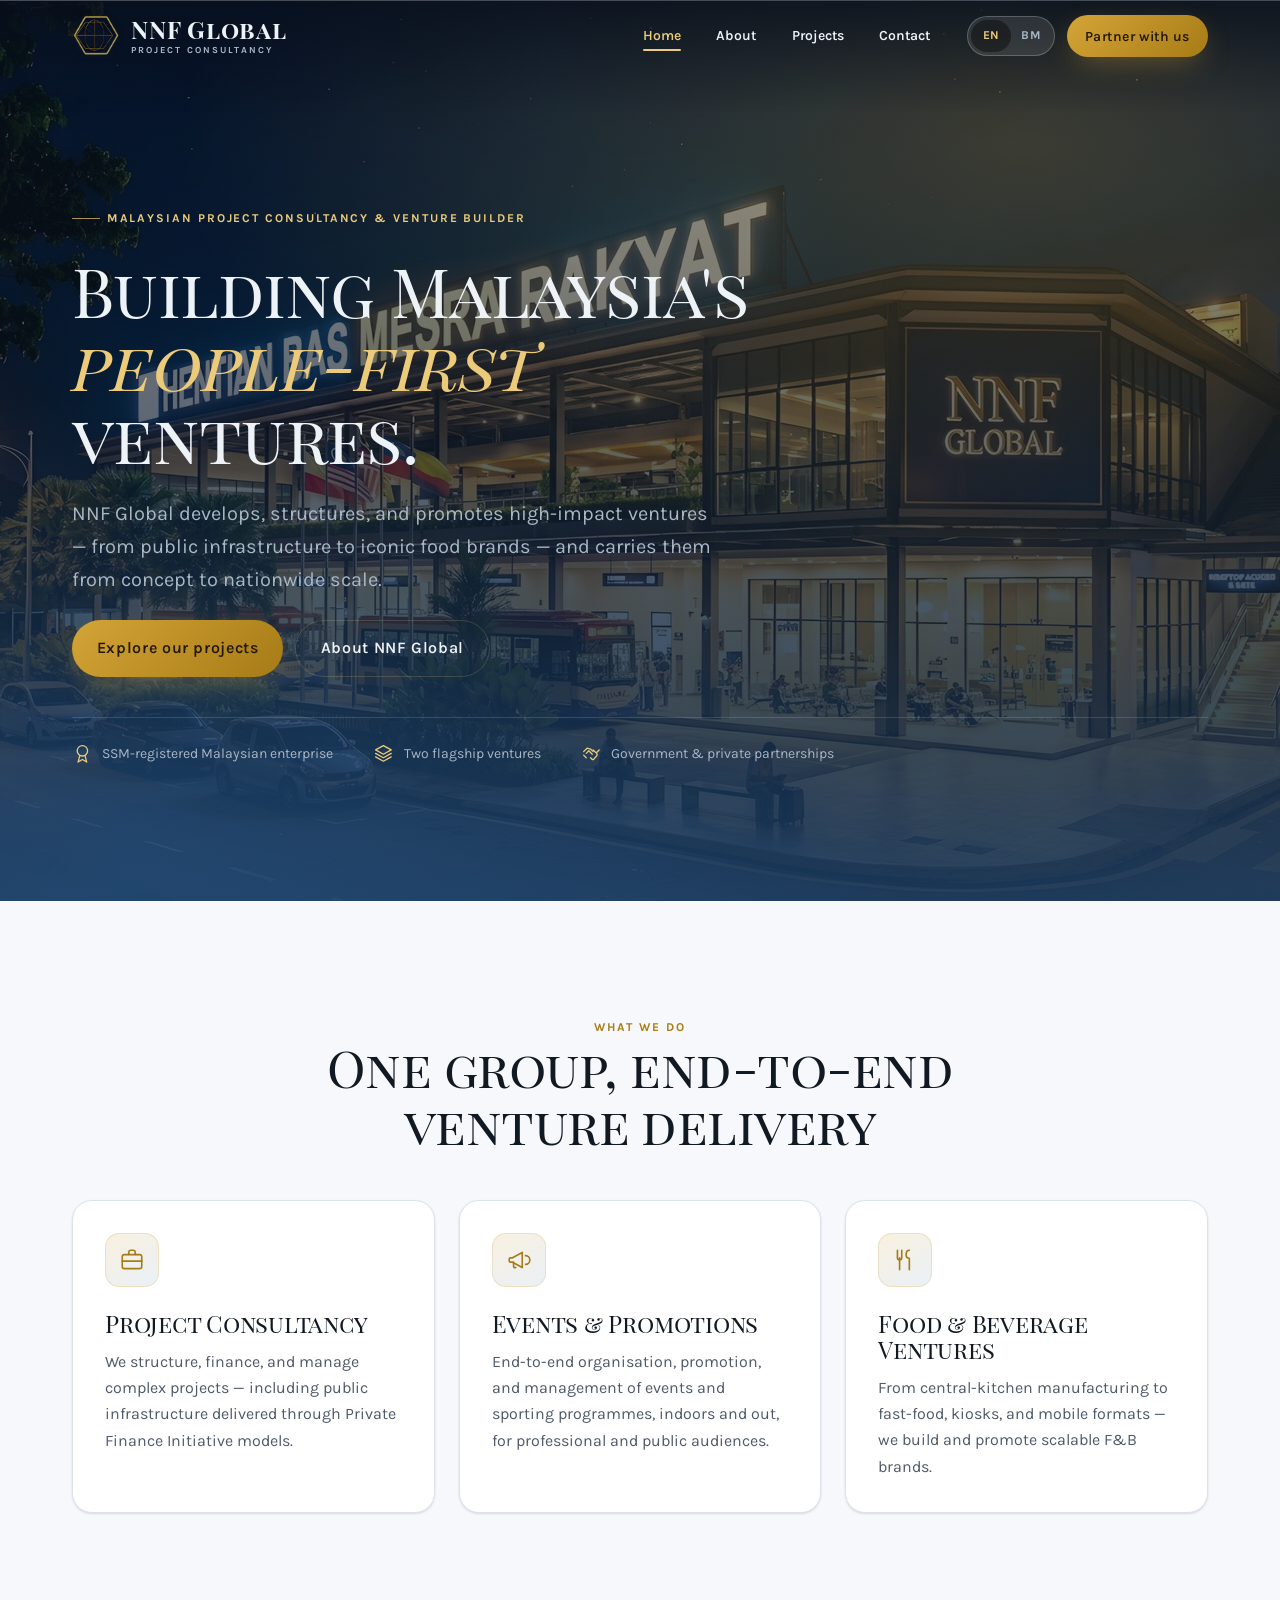
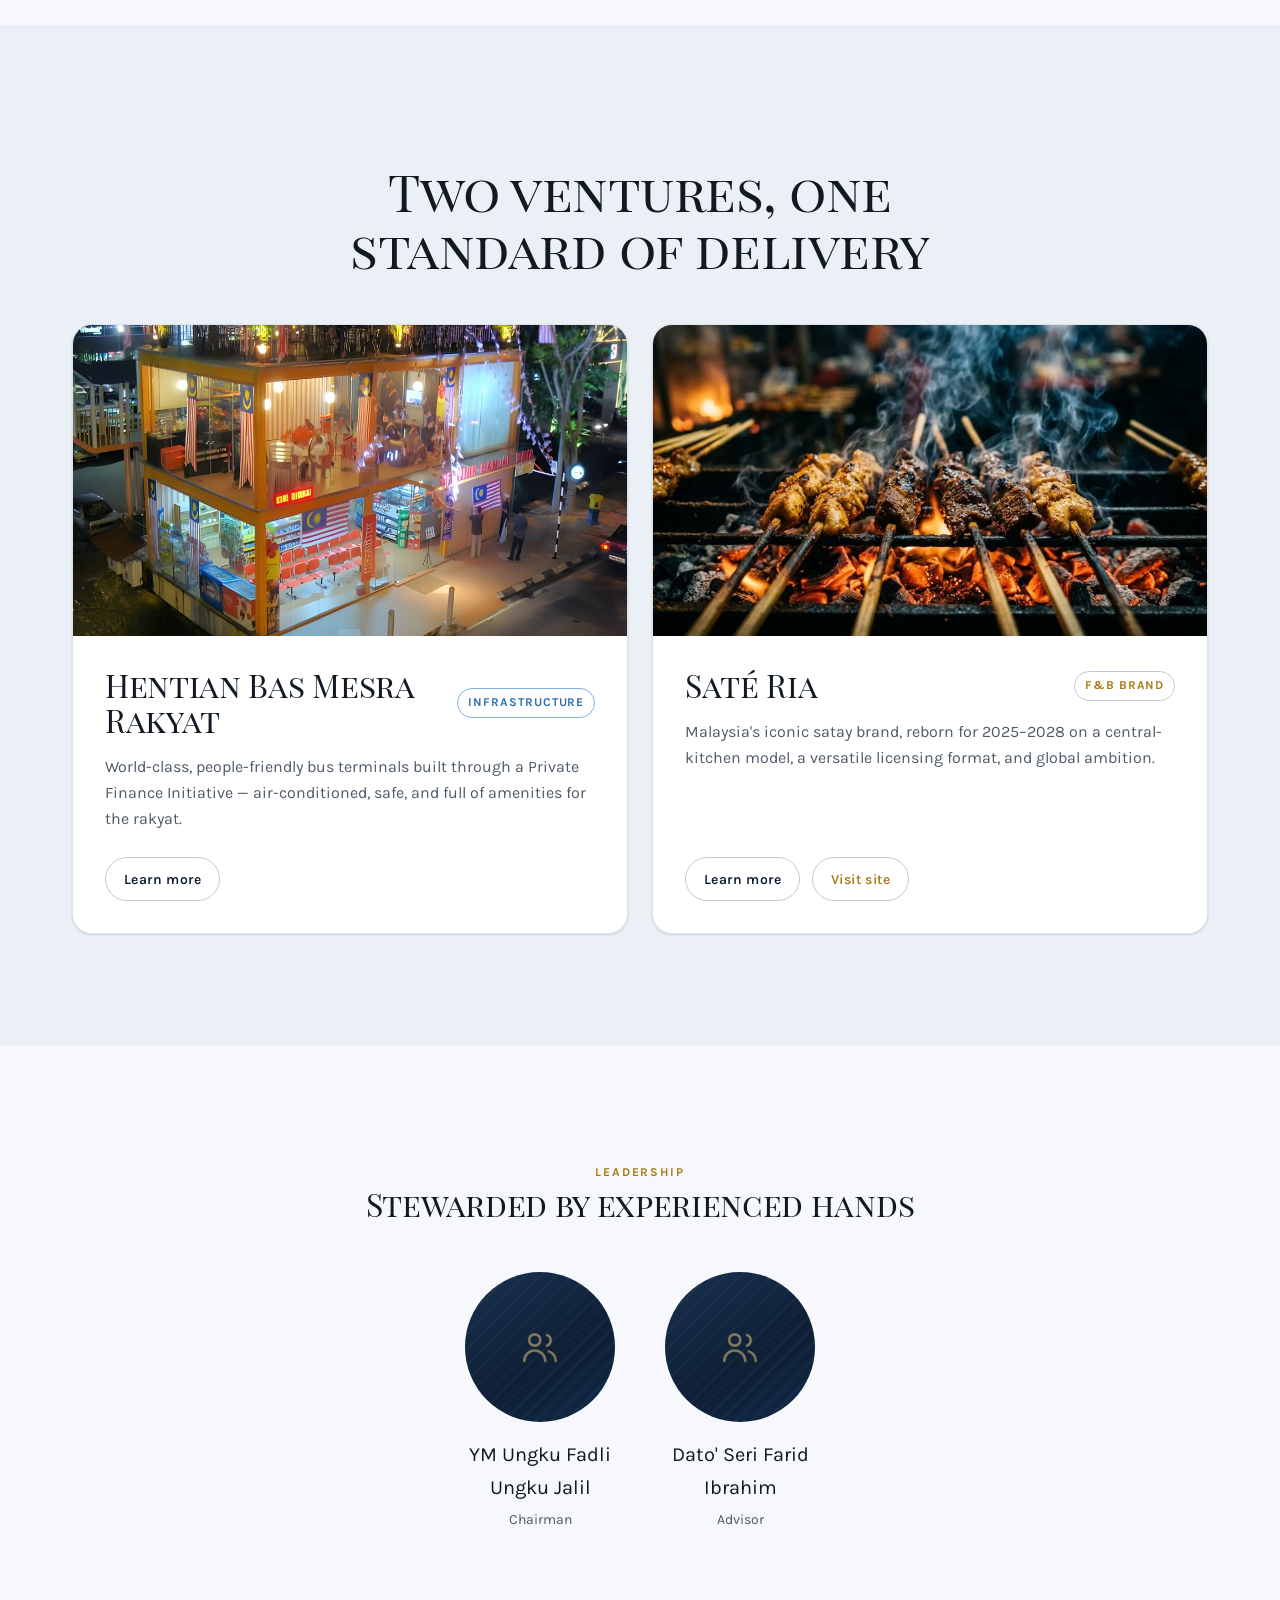
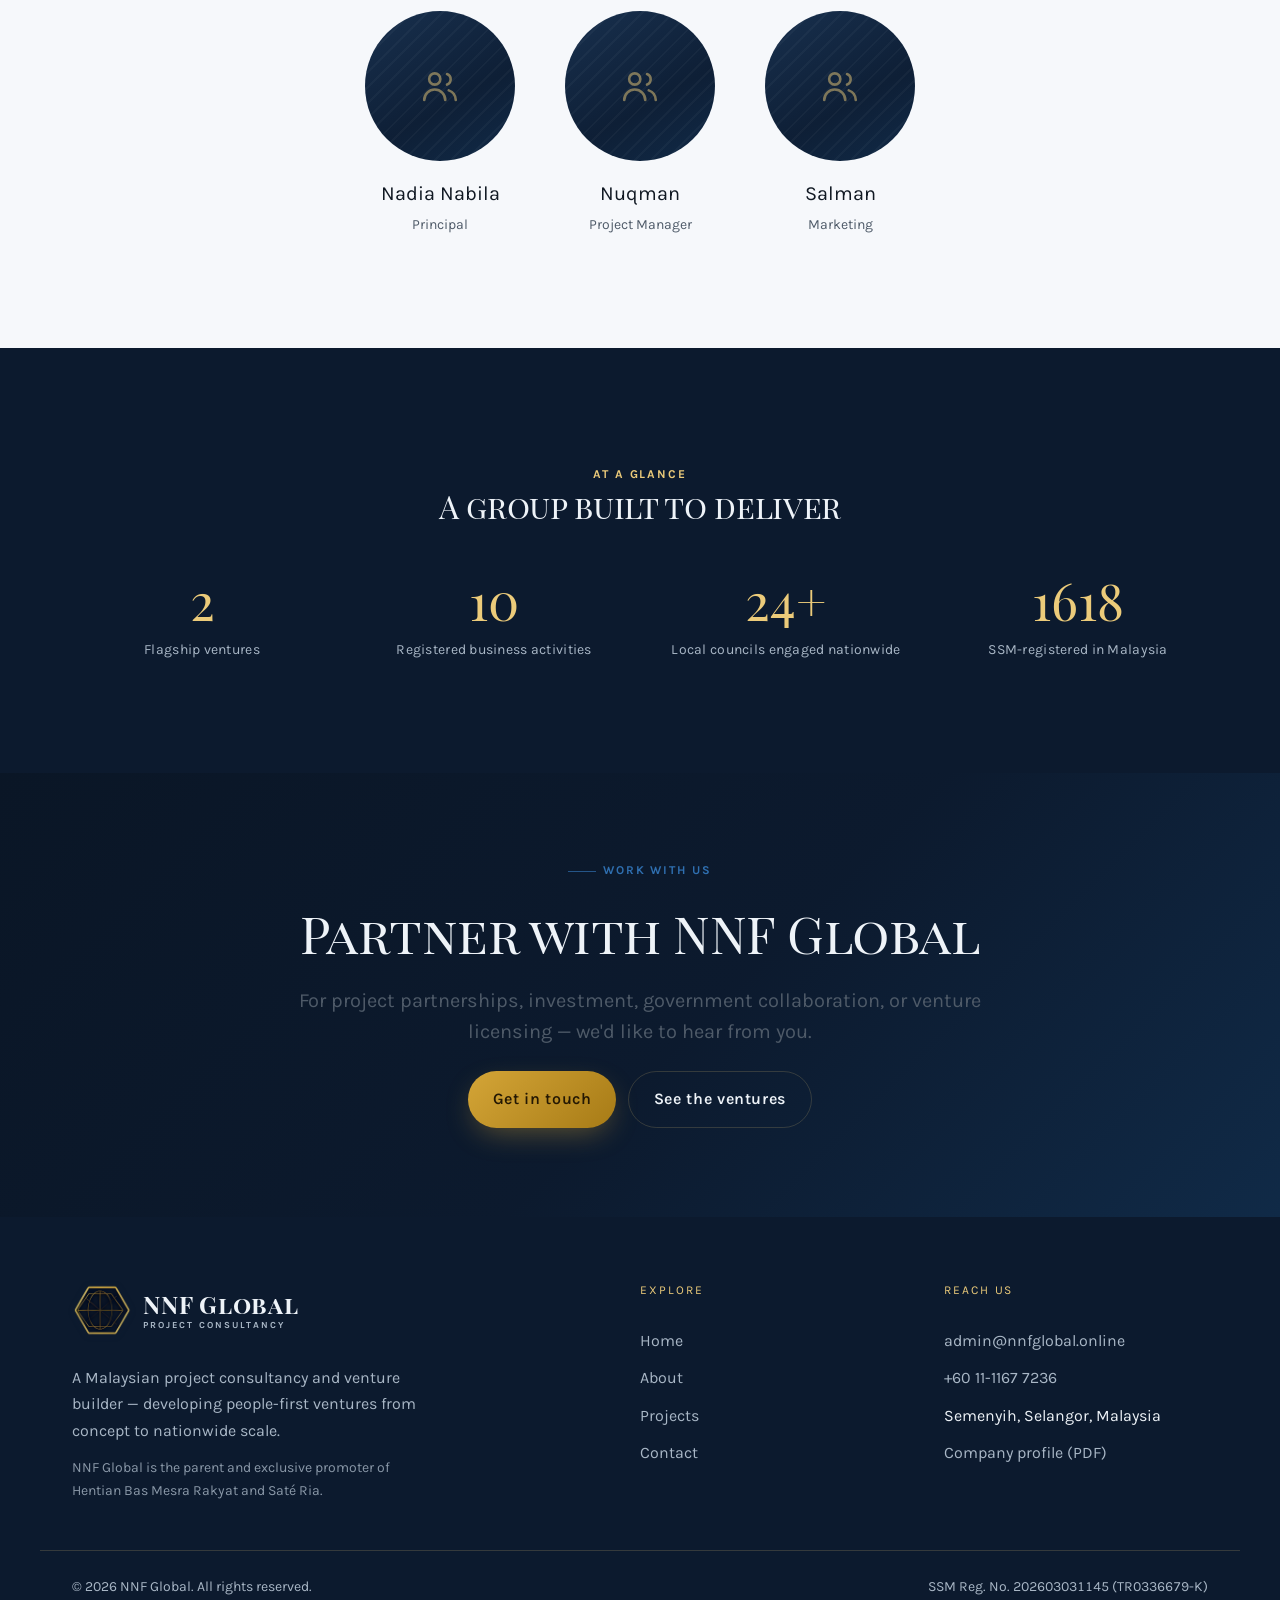
<file: index.html>
<!DOCTYPE html>
<html lang="en">
<head>
  <meta charset="UTF-8" />
  <meta name="viewport" content="width=device-width, initial-scale=1" />
  <title>NNF Global — Malaysian Project Consultancy &amp; Venture Builder</title>
  <meta name="description" content="NNF Global is a Malaysian project consultancy and venture builder — parent and promoter of Hentian Bas Mesra Rakyat and Saté Ria." />
  <meta name="theme-color" content="#0C1A2E" />

  <!-- Favicon -->
  <link rel="icon" href="assets/favicon.ico" sizes="any" />
  <link rel="icon" type="image/png" href="assets/images/favicon-32.png" sizes="32x32" />
  <link rel="apple-touch-icon" href="assets/images/apple-touch-icon.png" />

  <!-- Open Graph -->
  <meta property="og:title" content="NNF Global — Malaysian Project Consultancy & Venture Builder" />
  <meta property="og:description" content="Parent and promoter of Hentian Bas Mesra Rakyat and Saté Ria. Building Malaysia's people-first ventures." />
  <meta property="og:type" content="website" />
  <meta property="og:image" content="assets/images/og-cover.jpg" />

  <!-- Fonts -->
  <link rel="preconnect" href="https://fonts.googleapis.com" />
  <link rel="preconnect" href="https://fonts.gstatic.com" crossorigin />
  <link rel="stylesheet"
        href="https://fonts.googleapis.com/css2?family=Karla:wght@300;400;500;600;700&family=Playfair+Display+SC:wght@400;700&display=swap" />

  <!-- Styles -->
  <link rel="stylesheet" href="assets/css/tokens.css" />
  <link rel="stylesheet" href="assets/css/main.css" />
</head>
<body>
  <a class="skip-link" href="#main" data-i18n="a11y.skip">Skip to content</a>

  <!-- ===== Header ===== -->
  <header class="site-header" id="site-header">
    <div class="container site-header__inner">
      <a class="brand" href="#/" aria-label="NNF Global home">
        <img class="brand__emblem" src="assets/images/logo-transparent.png" alt="" width="46" height="46" />
        <span class="brand__word">NNF Global<small data-i18n="brand.tag">Project Consultancy</small></span>
      </a>

      <nav class="nav" id="primary-nav" aria-label="Primary">
        <a class="nav__link" href="#/" data-route="/" data-i18n="nav.home">Home</a>
        <a class="nav__link" href="#/about" data-route="/about" data-i18n="nav.about">About</a>
        <a class="nav__link" href="#/projects" data-route="/projects" data-i18n="nav.projects">Projects</a>
        <a class="nav__link" href="#/contact" data-route="/contact" data-i18n="nav.contact">Contact</a>
      </nav>

      <div class="header-actions">
        <div class="lang-toggle" role="group" aria-label="Language">
          <button class="lang-toggle__btn" data-lang="en" type="button">EN</button>
          <button class="lang-toggle__btn" data-lang="ms" type="button">BM</button>
        </div>
        <a class="btn btn--gold btn--sm header-cta" href="#/contact" data-i18n="nav.cta">Partner with us</a>
        <button class="nav-toggle" id="nav-toggle" type="button"
                aria-expanded="false" aria-controls="primary-nav" data-i18n-attr="aria-label:a11y.menu" aria-label="Toggle menu">
          <span></span><span></span><span></span>
        </button>
      </div>
    </div>
  </header>

  <!-- ===== Routed content ===== -->
  <main id="main" class="app" tabindex="-1" aria-live="polite"></main>

  <!-- ===== Footer ===== -->
  <footer class="site-footer">
    <div class="container site-footer__inner">
      <div class="site-footer__brand">
        <a class="brand" href="#/" aria-label="NNF Global home">
          <img class="brand__emblem brand__emblem--lg" src="assets/images/logo-transparent.png" alt="" width="56" height="56" />
          <span class="brand__word">NNF Global<small data-i18n="brand.tag">Project Consultancy</small></span>
        </a>
        <p class="site-footer__tag" data-i18n="footer.tagline">A Malaysian project consultancy and venture builder — developing people-first ventures from concept to nationwide scale.</p>
        <p class="site-footer__owner" data-i18n="footer.owner">NNF Global is the parent and exclusive promoter of Hentian Bas Mesra Rakyat and Saté Ria.</p>
      </div>

      <nav class="site-footer__nav" aria-label="Footer">
        <span class="site-footer__heading" data-i18n="footer.explore">Explore</span>
        <a href="#/" data-i18n="nav.home">Home</a>
        <a href="#/about" data-i18n="nav.about">About</a>
        <a href="#/projects" data-i18n="nav.projects">Projects</a>
        <a href="#/contact" data-i18n="nav.contact">Contact</a>
      </nav>

      <div class="site-footer__contact">
        <span class="site-footer__heading" data-i18n="footer.reach">Reach us</span>
        <a href="mailto:admin@nnfglobal.online">admin@nnfglobal.online</a>
        <a href="tel:+601111677236">+60 11-1167 7236</a>
        <span data-i18n="footer.location">Semenyih, Selangor, Malaysia</span>
        <a href="assets/NNF-Global-Company-Profile.pdf" download data-i18n="footer.profile">Company profile (PDF)</a>
      </div>
    </div>
    <div class="container site-footer__base">
      <span data-i18n="footer.rights">© 2026 NNF Global. All rights reserved.</span>
      <span class="site-footer__reg" data-i18n="footer.reg">SSM Reg. No. 202603031145 (TR0336679-K)</span>
    </div>
  </footer>

  <!-- Inline SVG sprite (icons) -->
  <div hidden id="svg-sprite-host"></div>

  <!-- Scripts -->
  <script src="assets/js/i18n.js" defer></script>
  <script src="assets/js/router.js" defer></script>
  <script src="assets/js/app.js" defer></script>
</body>
</html>
</file>
<file: assets/css/tokens.css>
/* ==========================================================================
   NNF Global — Design Tokens
   Corporate parent identity: midnight navy + charcoal with a gold accent.
   Per-venture accent tints: Saté Ria (gold-amber), Hentian Bas (steel-blue).
   ========================================================================== */

:root {
  /* ---- Color: brand (navy/charcoal ink) ---- */
  --color-ink:            #0C1A2E; /* midnight navy / primary surface   */
  --color-ink-2:          #142A45; /* raised navy                       */
  --color-ink-3:          #2A3F58; /* secondary                         */
  --color-on-primary:     #FFFFFF;

  --color-gold:           #D4A537; /* signature accent (bright on navy) */
  --color-gold-deep:      #A77B16; /* CTA on light                      */
  --color-gold-hover:     #835F0E;
  --color-gold-soft:      #ECCB7A; /* highlights, hairlines on dark     */

  /* venture + emphasis accents (replaces SateRia's flame/ember) */
  --color-flame:          #2F6FB0; /* steel-blue emphasis (Hentian Bas) */
  --color-ember:          #3E84CC;
  --color-steel:          #2F6FB0;
  --color-steel-soft:     #7FB0DD;
  --color-amber:          #D4A537; /* Saté Ria tint                     */

  /* ---- Color: neutrals (cool corporate) ---- */
  --color-bg:             #F6F8FB; /* cool off-white                    */
  --color-bg-2:           #EBF0F6; /* cool panel                        */
  --color-fg:             #111923; /* near-black cool text on light     */
  --color-fg-muted:       #4E5A68;
  --color-border:         #DBE2EC;
  --color-border-strong:  #BFC9D6;

  /* text on dark */
  --color-fg-on-dark:     #EEF3F8;
  --color-fg-on-dark-mut: #A9B7C6;
  --color-border-on-dark: rgba(236, 203, 122, 0.18);

  /* ---- Semantic ---- */
  --color-surface:        var(--color-bg);
  --color-surface-raised: #FFFFFF;
  --color-text:           var(--color-fg);
  --color-text-muted:     var(--color-fg-muted);
  --color-accent:         var(--color-gold-deep);
  --color-ring:           var(--color-gold);

  /* ---- Typography ---- */
  --font-display: "Playfair Display SC", Georgia, "Times New Roman", serif;
  --font-body:    "Karla", -apple-system, BlinkMacSystemFont, "Segoe UI", sans-serif;

  --fs-12: 0.75rem;
  --fs-14: 0.875rem;
  --fs-16: 1rem;
  --fs-18: 1.125rem;
  --fs-20: 1.25rem;
  --fs-24: 1.5rem;
  --fs-32: 2rem;
  --fs-40: clamp(2rem, 1.4rem + 2.6vw, 2.75rem);
  --fs-48: clamp(2.25rem, 1.5rem + 3.4vw, 3.25rem);
  --fs-64: clamp(2.5rem, 1.5rem + 4.6vw, 4.25rem);

  --lh-tight: 1.08;
  --lh-snug:  1.25;
  --lh-body:  1.65;

  --tracking-wide: 0.16em;  /* eyebrows / labels */
  --tracking-mid:  0.04em;

  /* ---- Spacing (4 / 8 rhythm) ---- */
  --space-1:  0.25rem;
  --space-2:  0.5rem;
  --space-3:  0.75rem;
  --space-4:  1rem;
  --space-6:  1.5rem;
  --space-8:  2rem;
  --space-10: 2.5rem;
  --space-12: 3rem;
  --space-16: 4rem;
  --space-20: 5rem;
  --space-28: 7rem;

  /* ---- Layout ---- */
  --header-h:     72px;
  --container:    1200px;
  --container-nar: 820px;
  --gutter:       clamp(1rem, 0.4rem + 2.6vw, 2rem);
  --radius-sm:    6px;
  --radius:       12px;
  --radius-lg:    20px;
  --radius-pill:  999px;

  /* ---- Elevation ---- */
  --shadow-sm:  0 1px 2px rgba(12, 26, 46, 0.06), 0 1px 3px rgba(12, 26, 46, 0.08);
  --shadow:     0 6px 16px rgba(12, 26, 46, 0.10), 0 2px 4px rgba(12, 26, 46, 0.06);
  --shadow-lg:  0 24px 48px -12px rgba(12, 26, 46, 0.32);
  --shadow-gold: 0 10px 30px -8px rgba(212, 165, 55, 0.45);

  /* ---- Motion ---- */
  --ease-out: cubic-bezier(0.16, 1, 0.3, 1);
  --ease-in:  cubic-bezier(0.7, 0, 0.84, 0);
  --dur-fast: 160ms;
  --dur:      240ms;
  --dur-slow: 400ms;

  /* ---- Z-index scale ---- */
  --z-base:    0;
  --z-raised:  10;
  --z-sticky:  40;
  --z-overlay: 100;
  --z-modal:   1000;
}
</file>
<file: assets/css/main.css>
/* ==========================================================================
   NNF Global — Main stylesheet
   ========================================================================== */

/* ---------- Reset ---------- */
*, *::before, *::after { box-sizing: border-box; }
* { margin: 0; }
html { -webkit-text-size-adjust: 100%; scroll-behavior: smooth; }

body {
  font-family: var(--font-body);
  font-size: var(--fs-16);
  line-height: var(--lh-body);
  color: var(--color-text);
  background: var(--color-bg);
  -webkit-font-smoothing: antialiased;
  text-rendering: optimizeLegibility;
  min-height: 100dvh;
  overflow-x: hidden;
}

img, svg, video { display: block; max-width: 100%; }
a { color: inherit; text-decoration: none; }
button { font: inherit; color: inherit; cursor: pointer; background: none; border: none; }
ul { list-style: none; padding: 0; }
:focus-visible { outline: 2px solid var(--color-ring); outline-offset: 3px; border-radius: 4px; }

/* subtle grain overlay for depth */
body::before {
  content: "";
  position: fixed; inset: 0;
  pointer-events: none; z-index: 1;
  opacity: 0.5;
  background-image: url("data:image/svg+xml,%3Csvg xmlns='http://www.w3.org/2000/svg' width='180' height='180'%3E%3Cfilter id='n'%3E%3CfeTurbulence type='fractalNoise' baseFrequency='0.85' numOctaves='2' stitchTiles='stitch'/%3E%3CfeColorMatrix type='saturate' values='0'/%3E%3C/filter%3E%3Crect width='100%25' height='100%25' filter='url(%23n)' opacity='0.03'/%3E%3C/svg%3E");
  mix-blend-mode: multiply;
}

/* ---------- Layout primitives ---------- */
.container { width: 100%; max-width: var(--container); margin-inline: auto; padding-inline: var(--gutter); }
.container--narrow { max-width: var(--container-nar); }

.section { position: relative; padding-block: clamp(3.5rem, 2rem + 7vw, 7rem); z-index: 2; }
.section--tight { padding-block: clamp(2.5rem, 1.5rem + 4vw, 4.5rem); }
.section--dark { background: var(--color-ink); color: var(--color-fg-on-dark); }
.section--panel { background: var(--color-bg-2); }

.eyebrow {
  display: inline-flex; align-items: center; gap: 0.55em;
  font-size: var(--fs-12); font-weight: 700;
  letter-spacing: var(--tracking-wide); text-transform: uppercase;
  color: var(--color-gold-deep);
}
.eyebrow::before { content: ""; width: 1.75rem; height: 1px; background: currentColor; opacity: 0.7; }
.eyebrow--steel { color: var(--color-steel); }
.section--dark .eyebrow { color: var(--color-gold-soft); }

.section-head { max-width: 46rem; margin-bottom: var(--space-12); }
.section-head--center { margin-inline: auto; text-align: center; }
.section-head--center .eyebrow::before { display: none; }

h1, h2, h3, .display { font-family: var(--font-display); font-weight: 400; line-height: var(--lh-tight); letter-spacing: -0.01em; }
.h-xl { font-size: var(--fs-64); }
.h-lg { font-size: var(--fs-48); }
.h-md { font-size: var(--fs-32); line-height: var(--lh-snug); }
.h-sm { font-size: var(--fs-24); line-height: var(--lh-snug); }

.lead { font-size: var(--fs-20); color: var(--color-text-muted); line-height: 1.55; }
.section--dark .lead { color: var(--color-fg-on-dark-mut); }
.muted { color: var(--color-text-muted); }
.gold-text { color: var(--color-gold-deep); }
.section--dark .gold-text { color: var(--color-gold-soft); }

/* gold underline flourish */
.flourish { position: relative; display: inline-block; }
.flourish::after {
  content: ""; position: absolute; left: 0; right: 0; bottom: -0.12em; height: 0.42em;
  background: linear-gradient(90deg, var(--color-gold), var(--color-steel));
  opacity: 0.26; border-radius: 4px; z-index: -1;
}

/* ---------- Buttons ---------- */
.btn {
  --btn-bg: var(--color-ink); --btn-fg: var(--color-on-primary);
  display: inline-flex; align-items: center; justify-content: center; gap: 0.55em;
  padding: 0.9rem 1.55rem; min-height: 48px;
  font-weight: 600; font-size: var(--fs-16); letter-spacing: var(--tracking-mid);
  background: var(--btn-bg); color: var(--btn-fg);
  border-radius: var(--radius-pill);
  transition: transform var(--dur) var(--ease-out), box-shadow var(--dur) var(--ease-out), background var(--dur);
  will-change: transform;
}
.btn svg { width: 1.15em; height: 1.15em; }
.btn:hover { transform: translateY(-2px); }
.btn:active { transform: translateY(0); }
.btn--sm { padding: 0.6rem 1.1rem; min-height: 40px; font-size: var(--fs-14); }
.btn--gold { --btn-bg: linear-gradient(135deg, var(--color-gold), var(--color-gold-deep)); --btn-fg: #241803; box-shadow: var(--shadow-gold); }
.btn--gold:hover { box-shadow: 0 14px 34px -8px rgba(212,165,55,0.6); }
.btn--ghost { --btn-bg: transparent; --btn-fg: var(--color-fg-on-dark); border: 1px solid var(--color-border-on-dark); box-shadow: none; }
.btn--ghost:hover { background: rgba(236,203,122,0.08); border-color: var(--color-gold-soft); }
.btn--outline { --btn-bg: transparent; --btn-fg: var(--color-ink); border: 1px solid var(--color-border-strong); box-shadow: none; }
.btn--outline:hover { border-color: var(--color-ink); }
.btn .arrow { transition: transform var(--dur) var(--ease-out); }
.btn:hover .arrow { transform: translateX(3px); }

.textlink { display: inline-flex; align-items: center; gap: 0.4em; font-weight: 600; color: var(--color-gold-deep); }
.textlink svg { width: 1.05em; height: 1.05em; transition: transform var(--dur) var(--ease-out); }
.textlink:hover svg { transform: translateX(3px); }
.section--dark .textlink { color: var(--color-gold-soft); }

/* ---------- Skip link ---------- */
.skip-link {
  position: fixed; top: 0; left: 50%; transform: translate(-50%, -120%);
  z-index: var(--z-modal); background: var(--color-ink); color: #fff;
  padding: 0.6rem 1.1rem; border-radius: 0 0 var(--radius) var(--radius); font-weight: 600;
  transition: transform var(--dur) var(--ease-out);
}
.skip-link:focus { transform: translate(-50%, 0); }

/* ---------- Header ---------- */
.site-header {
  position: sticky; top: 0; z-index: var(--z-sticky);
  transition: background var(--dur), box-shadow var(--dur), border-color var(--dur);
  border-bottom: 1px solid transparent;
}
/* Legibility scrim over the hero: dark at top, fading to transparent */
.site-header::before {
  content: ""; position: absolute; inset: 0 0 -40px 0; pointer-events: none; z-index: -1;
  background: linear-gradient(to bottom, rgba(8, 16, 28, 0.74), rgba(8, 16, 28, 0.30) 55%, transparent);
  transition: opacity var(--dur);
}
.site-header.is-scrolled::before { opacity: 0; }
.site-header.is-scrolled {
  background: rgba(246, 248, 251, 0.82);
  backdrop-filter: blur(14px) saturate(140%);
  -webkit-backdrop-filter: blur(14px) saturate(140%);
  border-bottom-color: var(--color-border);
  box-shadow: 0 1px 0 rgba(0,0,0,0.02);
}
.site-header__inner { display: flex; align-items: center; gap: var(--space-6); min-height: 72px; }

.brand { display: inline-flex; align-items: center; gap: 0.7rem; font-family: var(--font-display); font-size: var(--fs-24); }
.brand__logo { height: 52px; width: auto; display: block; }
.footer-logo { height: 84px; width: auto; display: block; }
.brand__emblem {
  width: 48px; height: 48px; flex: none; object-fit: contain;
  filter: drop-shadow(0 1px 3px rgba(12,26,46,0.30));
}
.brand__emblem--lg { width: 60px; height: 60px; }
.brand__word { display: flex; flex-direction: column; line-height: 1.05; letter-spacing: 0.03em; font-weight: 700; }
.brand__word small { font-family: var(--font-body); font-size: 0.58rem; letter-spacing: 0.22em; text-transform: uppercase; color: var(--color-text-muted); margin-top: 3px; }
.site-header:not(.is-scrolled) .brand__word { color: var(--color-fg-on-dark); }
.site-header:not(.is-scrolled) .brand__word small { color: var(--color-fg-on-dark-mut); }
.brand__accent { color: var(--color-gold-deep); }

.nav { display: flex; gap: var(--space-2); margin-left: auto; }
.nav__link {
  position: relative; padding: 0.5rem 0.85rem; border-radius: var(--radius-pill);
  font-weight: 600; font-size: var(--fs-14); color: var(--color-text);
  transition: color var(--dur), background var(--dur);
}
.nav__link::after {
  content: ""; position: absolute; left: 0.85rem; right: 0.85rem; bottom: 0.28rem; height: 2px;
  background: var(--color-gold-deep); border-radius: 2px;
  transform: scaleX(0); transform-origin: left; transition: transform var(--dur) var(--ease-out);
}
.nav__link:hover { color: var(--color-gold-deep); }
.nav__link.is-active::after { transform: scaleX(1); }
.nav__link.is-active { color: var(--color-gold-deep); }

.header-actions { display: flex; align-items: center; gap: var(--space-3); }
.lang-toggle { display: inline-flex; padding: 3px; background: var(--color-bg-2); border: 1px solid var(--color-border); border-radius: var(--radius-pill); }
.lang-toggle__btn {
  min-width: 40px; min-height: 32px; padding: 0 0.5rem; border-radius: var(--radius-pill);
  font-size: var(--fs-12); font-weight: 700; letter-spacing: 0.06em; color: var(--color-text-muted);
  transition: background var(--dur), color var(--dur);
}
.lang-toggle__btn.is-active { background: var(--color-ink); color: var(--color-gold-soft); }

.nav-toggle { display: none; width: 44px; height: 44px; flex-direction: column; gap: 5px; align-items: center; justify-content: center; }
.nav-toggle span { width: 22px; height: 2px; background: var(--color-ink); border-radius: 2px; transition: transform var(--dur) var(--ease-out), opacity var(--dur), background var(--dur); }

/* Over-hero state (transparent header on a dark background) — light controls */
.site-header:not(.is-scrolled) .nav__link { color: var(--color-fg-on-dark); }
.site-header:not(.is-scrolled) .nav__link:hover,
.site-header:not(.is-scrolled) .nav__link.is-active { color: var(--color-gold-soft); }
.site-header:not(.is-scrolled) .nav__link.is-active::after { background: var(--color-gold-soft); }
.site-header:not(.is-scrolled) .lang-toggle { background: rgba(255, 255, 255, 0.10); border-color: rgba(255, 255, 255, 0.22); }
.site-header:not(.is-scrolled) .lang-toggle__btn { color: var(--color-fg-on-dark-mut); }
.site-header:not(.is-scrolled) .lang-toggle__btn.is-active { background: rgba(0, 0, 0, 0.40); color: var(--color-gold-soft); }
.site-header:not(.is-scrolled) .nav-toggle span { background: #fff; }

/* ---------- Footer ---------- */
.site-footer { position: relative; z-index: 2; background: var(--color-ink); color: var(--color-fg-on-dark); padding-top: var(--space-16); }
.site-footer__inner { display: grid; grid-template-columns: 2fr 1fr 1fr; gap: var(--space-10); padding-bottom: var(--space-12); }
.site-footer .brand { color: var(--color-fg-on-dark); font-size: var(--fs-24); }
.site-footer .brand__word { color: var(--color-fg-on-dark); }
.site-footer .brand__word small { color: var(--color-fg-on-dark-mut); }
.site-footer__tag { margin-top: var(--space-4); max-width: 36ch; color: var(--color-fg-on-dark-mut); }
.site-footer__owner { margin-top: var(--space-3); font-size: var(--fs-14); color: var(--color-fg-on-dark-mut); opacity: 0.8; max-width: 44ch; }
.site-footer__heading { display: block; margin-bottom: var(--space-4); font-size: var(--fs-12); letter-spacing: var(--tracking-wide); text-transform: uppercase; color: var(--color-gold-soft); }
.site-footer__nav, .site-footer__contact { display: flex; flex-direction: column; gap: 0.7rem; }
.site-footer__nav a, .site-footer__contact a { color: var(--color-fg-on-dark-mut); transition: color var(--dur); width: fit-content; }
.site-footer__nav a:hover, .site-footer__contact a:hover { color: var(--color-gold-soft); }
.site-footer__base { display: flex; justify-content: space-between; gap: var(--space-4); flex-wrap: wrap; padding-block: var(--space-6); border-top: 1px solid var(--color-border-on-dark); font-size: var(--fs-14); color: var(--color-fg-on-dark-mut); }
.site-footer__reg { font-variant-numeric: tabular-nums; }

/* ---------- Hero ---------- */
.hero {
  position: relative; z-index: 2; overflow: hidden;
  background: var(--color-ink); color: var(--color-fg-on-dark);
  min-height: 100vh; min-height: 100dvh;
  margin-top: calc(-1 * var(--header-h)); /* slide under the transparent header */
  display: flex; align-items: safe center; /* "safe" → top-align (not clip) when content is tall */
}
.hero__bg { position: absolute; inset: 0; z-index: 0; }
.hero__bg::after {
  content: ""; position: absolute; inset: 0;
  background:
    linear-gradient(to top, rgba(47,111,176,0.42) 0%, rgba(47,111,176,0.14) 30%, transparent 60%),
    radial-gradient(120% 90% at 80% 16%, rgba(212,165,55,0.26), transparent 55%),
    radial-gradient(100% 80% at 10% 92%, rgba(47,111,176,0.24), transparent 60%),
    linear-gradient(180deg, rgba(12,26,46,0.46), rgba(8,16,28,0.86));
}
.hero__bg .ph-img { width: 100%; height: 100%; border-radius: 0; }
.hero__inner { position: relative; z-index: 1; width: 100%; display: grid; gap: var(--space-6); padding-top: calc(var(--header-h) + var(--space-10)); padding-bottom: var(--space-10); }
.hero__eyebrow { color: var(--color-gold-soft); }
.hero__title { font-size: var(--fs-64); max-width: 18ch; }
.hero__title em { font-style: italic; color: var(--color-gold-soft); }
.hero__sub { font-size: var(--fs-20); max-width: 54ch; color: var(--color-fg-on-dark-mut); }
.hero__cta { display: flex; flex-wrap: wrap; gap: var(--space-3); }
.hero__strip { display: flex; flex-wrap: wrap; gap: var(--space-6) var(--space-10); margin-top: var(--space-4); padding-top: var(--space-6); border-top: 1px solid var(--color-border-on-dark); }
.hero__chip { display: flex; align-items: center; gap: 0.6rem; font-size: var(--fs-14); color: var(--color-fg-on-dark-mut); }
.hero__chip svg { width: 1.3rem; height: 1.3rem; color: var(--color-gold-soft); flex: none; }

/* ---------- Image placeholder ---------- */
.ph-img {
  position: relative; display: grid; place-items: center; overflow: hidden;
  aspect-ratio: var(--ar, 4 / 3); width: 100%; border-radius: var(--radius);
  background:
    repeating-linear-gradient(135deg, rgba(255,255,255,0.03) 0 2px, transparent 2px 11px),
    linear-gradient(150deg, #18304e, #0e1f36 60%, #112a47);
  color: var(--color-gold-soft);
}
.ph-img::after {
  content: attr(data-label); position: absolute; bottom: 0.6rem; left: 0.7rem;
  font-size: 0.62rem; letter-spacing: 0.14em; text-transform: uppercase;
  color: rgba(236,203,122,0.55); font-weight: 700;
}
.ph-img__icon { width: 28%; max-width: 80px; opacity: 0.5; }
.ph-img img { position: absolute; inset: 0; width: 100%; height: 100%; object-fit: cover; }
.ph-img.has-image { background: none; }
.ph-img.has-image::after { display: none; }
.ph-img.has-image .ph-img__icon { display: none; }
.ph-img--round { border-radius: 50%; aspect-ratio: 1; }
/* steel-tinted placeholder for Hentian Bas surfaces */
.ph-img--steel { background: repeating-linear-gradient(135deg, rgba(255,255,255,0.03) 0 2px, transparent 2px 11px), linear-gradient(150deg, #18334f, #0d2138 60%, #103254); color: var(--color-steel-soft); }
.ph-img--steel::after { color: rgba(127,176,221,0.6); }

/* ---------- Feature cards ---------- */
.grid { display: grid; gap: var(--space-6); }
.grid-3 { grid-template-columns: repeat(3, 1fr); }
.grid-2 { grid-template-columns: repeat(2, 1fr); }
.grid-4 { grid-template-columns: repeat(4, 1fr); }

.card {
  position: relative; background: var(--color-surface-raised);
  border: 1px solid var(--color-border); border-radius: var(--radius-lg);
  padding: var(--space-8); box-shadow: var(--shadow-sm);
  transition: transform var(--dur) var(--ease-out), box-shadow var(--dur) var(--ease-out), border-color var(--dur);
}
.card:hover { transform: translateY(-4px); box-shadow: var(--shadow-lg); border-color: var(--color-border-strong); }
.card__icon {
  display: grid; place-items: center; width: 54px; height: 54px; margin-bottom: var(--space-6);
  border-radius: 14px; color: var(--color-gold-deep);
  background: linear-gradient(150deg, rgba(212,165,55,0.16), rgba(47,111,176,0.10));
  border: 1px solid rgba(212,165,55,0.22);
}
.card__icon svg { width: 26px; height: 26px; }
.card__title { font-size: var(--fs-24); margin-bottom: var(--space-3); }
.card__num { font-family: var(--font-display); font-size: var(--fs-14); color: var(--color-gold-deep); letter-spacing: 0.1em; }
.section--dark .card { background: var(--color-ink-2); border-color: var(--color-border-on-dark); color: var(--color-fg-on-dark); box-shadow: none; }
.section--dark .card .muted, .section--dark .card p { color: var(--color-fg-on-dark-mut); }

/* ---------- Project (venture) cards ---------- */
.venture-card { display: flex; flex-direction: column; overflow: hidden; padding: 0; }
.venture-card .ph-img { border-radius: 0; --ar: 16 / 9; }
.venture-card__body { padding: var(--space-8); display: flex; flex-direction: column; gap: var(--space-4); flex: 1; }
.venture-card__head { display: flex; align-items: center; justify-content: space-between; gap: var(--space-3); }
.venture-card__head h3 { font-size: var(--fs-32); }
.venture-card__features { display: grid; gap: var(--space-2); margin-top: var(--space-2); }
.venture-card__features li { display: flex; gap: 0.65rem; font-size: var(--fs-14); color: var(--color-text-muted); }
.venture-card__features svg { flex: none; width: 1.15rem; height: 1.15rem; margin-top: 0.15rem; color: var(--color-gold-deep); }
.venture-card__actions { display: flex; gap: var(--space-3); flex-wrap: wrap; margin-top: auto; padding-top: var(--space-2); }
.venture-card--steel .venture-card__features svg { color: var(--color-steel); }
.venture-card--steel .tag { color: var(--color-steel); border-color: var(--color-steel-soft); }

.tag { font-size: var(--fs-12); font-weight: 700; letter-spacing: 0.08em; text-transform: uppercase; color: var(--color-gold-deep); padding: 0.25rem 0.6rem; border: 1px solid var(--color-border-strong); border-radius: var(--radius-pill); white-space: nowrap; }

/* spec list (key facts) */
.spec-list { display: grid; gap: var(--space-2); }
.spec-list div { display: flex; align-items: center; justify-content: space-between; gap: var(--space-4); padding: 0.55rem 0; border-top: 1px dashed var(--color-border); font-size: var(--fs-14); }
.spec-list dt { color: var(--color-text-muted); }
.spec-list dd { font-weight: 700; font-variant-numeric: tabular-nums; text-align: right; }

/* ---------- Pillars row (Hentian Bas qualities) ---------- */
.pill-row { display: flex; flex-wrap: wrap; gap: var(--space-3); }
.pill {
  display: inline-flex; align-items: center; gap: 0.5rem; padding: 0.5rem 1rem;
  border-radius: var(--radius-pill); border: 1px solid var(--color-border-on-dark);
  font-size: var(--fs-14); font-weight: 600; color: var(--color-fg-on-dark);
}
.pill svg { width: 1.05rem; height: 1.05rem; color: var(--color-gold-soft); }

/* ---------- Media gallery ---------- */
.media-grid { display: grid; grid-template-columns: repeat(4, 1fr); gap: var(--space-4); }
.media-fig { margin: 0; }
.media-fig .ph-img { --ar: 4 / 3; border-radius: var(--radius); box-shadow: var(--shadow); }
.media-fig figcaption { margin-top: var(--space-3); font-size: var(--fs-14); color: var(--color-fg-on-dark-mut); text-align: center; }
@media (max-width: 860px) { .media-grid { grid-template-columns: 1fr 1fr; } }

/* ---------- Process flow ---------- */
.flow { display: grid; grid-template-columns: repeat(5, 1fr); gap: var(--space-4); align-items: stretch; }
.flow__step { position: relative; text-align: center; padding: var(--space-6) var(--space-3); background: var(--color-surface-raised); border: 1px solid var(--color-border); border-radius: var(--radius); }
.flow__num { display: inline-grid; place-items: center; width: 38px; height: 38px; margin-bottom: var(--space-3); border-radius: 50%; background: var(--color-ink); color: var(--color-gold-soft); font-family: var(--font-display); }
.flow__step h4 { font-size: var(--fs-16); font-weight: 700; }
.flow__step p { font-size: var(--fs-14); color: var(--color-text-muted); margin-top: 0.25rem; }
.flow__step:not(:last-child)::after {
  content: ""; position: absolute; right: calc(var(--space-4) * -0.5 - 6px); top: 50%; width: 12px; height: 12px;
  border-top: 2px solid var(--color-gold); border-right: 2px solid var(--color-gold);
  transform: translateY(-50%) rotate(45deg); z-index: 3;
}

/* ---------- Timeline (milestones) ---------- */
.timeline { display: grid; gap: var(--space-6); }
.phase { display: grid; grid-template-columns: minmax(180px, 220px) 1fr; gap: var(--space-8); padding: var(--space-8) 0; border-top: 1px solid var(--color-border-on-dark); }
.phase:first-child { border-top: none; }
.phase__tag { color: var(--color-gold-soft); }
.phase__when { font-family: var(--font-display); font-size: var(--fs-32); line-height: 1.1; }
.phase__list { display: grid; gap: var(--space-3); }
.phase__list li { display: flex; gap: 0.75rem; color: var(--color-fg-on-dark-mut); }
.phase__list svg { flex: none; width: 1.2rem; height: 1.2rem; margin-top: 0.2rem; color: var(--color-gold-soft); }

/* ---------- Stats band ---------- */
.stats { display: grid; grid-template-columns: repeat(4, 1fr); gap: var(--space-8); text-align: center; }
.stat__num { font-family: var(--font-display); font-size: var(--fs-48); color: var(--color-gold-soft); line-height: 1; font-variant-numeric: tabular-nums; }
.stat__label { margin-top: var(--space-3); font-size: var(--fs-14); color: var(--color-fg-on-dark-mut); letter-spacing: 0.02em; }

/* ---------- Split (image + text) ---------- */
.split { display: grid; grid-template-columns: 1fr 1fr; gap: clamp(2rem, 1rem + 4vw, 4.5rem); align-items: center; }
.split--reverse .split__media { order: 2; }
.split__media .ph-img { --ar: 5 / 4; box-shadow: var(--shadow-lg); }
.check-list { display: grid; gap: var(--space-3); margin-top: var(--space-6); }
.check-list li { display: flex; gap: 0.75rem; }
.check-list svg { flex: none; width: 1.35rem; height: 1.35rem; color: var(--color-gold-deep); margin-top: 0.15rem; }
.section--dark .check-list svg { color: var(--color-gold-soft); }

/* ---------- Leadership ---------- */
.people { display: flex; flex-wrap: wrap; justify-content: center; gap: var(--space-10) var(--space-8); max-width: 1040px; margin-inline: auto; }
.people__break { flex-basis: 100%; height: 0; }
.person { text-align: center; flex: 0 1 168px; }
.person .ph-img { --ar: 1; max-width: 150px; margin: 0 auto var(--space-4); border-radius: 50%; }
.person .ph-img::after { display: none; }
.person__name { font-size: var(--fs-20); }
.person__role { font-size: var(--fs-14); color: var(--color-text-muted); margin-top: 0.2rem; }
.section--dark .person__role { color: var(--color-fg-on-dark-mut); }

/* ---------- CTA band ---------- */
.cta-band { position: relative; z-index: 2; overflow: hidden; background: linear-gradient(135deg, #0a1626, #0c1a2e 55%, #102a47); color: var(--color-fg-on-dark); }
.cta-band__inner { display: grid; gap: var(--space-6); text-align: center; padding-block: clamp(3rem, 2rem + 5vw, 5.5rem); }
.cta-band .btn-row { display: flex; gap: var(--space-3); justify-content: center; flex-wrap: wrap; }

/* ---------- Contact ---------- */
.contact-grid { display: grid; grid-template-columns: 1fr 1fr; gap: clamp(2rem, 1rem + 4vw, 4rem); align-items: start; }
.contact-actions { display: grid; gap: var(--space-4); }
.contact-row { display: flex; align-items: center; gap: var(--space-4); padding: var(--space-6); border: 1px solid var(--color-border); border-radius: var(--radius); background: var(--color-surface-raised); transition: border-color var(--dur), transform var(--dur) var(--ease-out); }
.contact-row:hover { border-color: var(--color-border-strong); transform: translateY(-2px); }
.contact-row__icon { display: grid; place-items: center; width: 46px; height: 46px; flex: none; border-radius: 12px; background: linear-gradient(150deg, rgba(212,165,55,0.16), rgba(47,111,176,0.10)); color: var(--color-gold-deep); }
.contact-row__icon svg { width: 22px; height: 22px; }
.contact-row strong { display: block; }
.contact-row span { color: var(--color-text-muted); font-size: var(--fs-14); }
.channel-row { display: flex; gap: var(--space-3); flex-wrap: wrap; margin-top: var(--space-4); }

/* ---------- Skeleton (route loading) ---------- */
.route-skeleton { padding-block: clamp(4rem, 3rem + 6vw, 7rem); }
.sk { border-radius: var(--radius); background: linear-gradient(100deg, var(--color-bg-2) 30%, #fff 50%, var(--color-bg-2) 70%); background-size: 200% 100%; animation: sk 1.3s ease-in-out infinite; }
.sk--eyebrow { width: 120px; height: 14px; margin-bottom: 1.5rem; }
.sk--title { width: 70%; height: 46px; margin-bottom: 1rem; }
.sk--short { width: 45%; }
.sk-grid { display: grid; grid-template-columns: repeat(3, 1fr); gap: var(--space-6); margin-top: 3rem; }
.sk--card { height: 220px; }
@keyframes sk { to { background-position: -200% 0; } }

/* ---------- Route error / 404 ---------- */
.route-error { text-align: center; padding-block: clamp(4rem, 3rem + 8vw, 8rem); display: grid; gap: var(--space-4); place-items: center; }
.route-error__title { font-size: var(--fs-48); }
.route-error__body { color: var(--color-text-muted); max-width: 40ch; }

/* ---------- Reveal animations ---------- */
[data-reveal] { opacity: 0; transform: translateY(22px); transition: opacity 0.6s var(--ease-out), transform 0.6s var(--ease-out); }
[data-reveal].is-in { opacity: 1; transform: none; }
[data-reveal][data-delay="1"] { transition-delay: 0.08s; }
[data-reveal][data-delay="2"] { transition-delay: 0.16s; }
[data-reveal][data-delay="3"] { transition-delay: 0.24s; }
[data-reveal][data-delay="4"] { transition-delay: 0.32s; }
[data-reveal][data-delay="5"] { transition-delay: 0.40s; }

/* ==========================================================================
   Motion — per-route enter + accent flourishes
   ========================================================================== */
.route-enter { animation: routeIn 0.4s var(--ease-out) both; }
@keyframes routeIn { from { opacity: 0; } to { opacity: 1; } }

.hero__bg img { animation: kenburns 22s ease-in-out infinite alternate; transform-origin: 60% 40%; }
@keyframes kenburns {
  from { transform: scale(1.04) translate3d(0, 0, 0); }
  to   { transform: scale(1.13) translate3d(-1.5%, -2%, 0); }
}
.hero__bg::after { animation: glow 8s ease-in-out infinite alternate; }
@keyframes glow { from { opacity: 0.92; } to { opacity: 1; } }

.hero__sub { animation: slideInRight 0.9s var(--ease-out) 0.35s both; }
@keyframes slideInRight {
  from { opacity: 0; transform: translateX(48px); }
  to   { opacity: 1; transform: none; }
}

.site-header .brand { animation: dropIn 0.6s var(--ease-out) both; }
.nav__link { animation: dropIn 0.6s var(--ease-out) both; }
.header-actions { animation: dropIn 0.6s var(--ease-out) both; }
.nav__link:nth-child(1) { animation-delay: 0.05s; }
.nav__link:nth-child(2) { animation-delay: 0.10s; }
.nav__link:nth-child(3) { animation-delay: 0.15s; }
.nav__link:nth-child(4) { animation-delay: 0.20s; }
.header-actions { animation-delay: 0.24s; }
@keyframes dropIn {
  from { opacity: 0; transform: translateY(-10px); }
  to   { opacity: 1; transform: none; }
}

.btn--gold { position: relative; overflow: hidden; }
.btn--gold::after {
  content: ""; position: absolute; inset: 0; pointer-events: none;
  background: linear-gradient(115deg, transparent 30%, rgba(255,255,255,0.55) 50%, transparent 70%);
  transform: translateX(-130%); transition: transform 0.7s var(--ease-out);
}
.btn--gold:hover::after { transform: translateX(130%); }

.card__icon { transition: transform var(--dur) var(--ease-out), background var(--dur); }
.card:hover .card__icon { transform: translateY(-3px) rotate(-4deg) scale(1.06); }

.flow__step::after { animation: arrowPulse 2.2s var(--ease-out) infinite; }
@keyframes arrowPulse {
  0%, 100% { opacity: 0.4; transform: translateY(-50%) translateX(0) rotate(45deg); }
  50%      { opacity: 1;   transform: translateY(-50%) translateX(3px) rotate(45deg); }
}

.stat__num { transition: transform var(--dur) var(--ease-out); }
[data-reveal].is-in .stat__num { animation: pop 0.5s var(--ease-out) both; }
@keyframes pop {
  0% { transform: scale(0.9); }
  60% { transform: scale(1.04); }
  100% { transform: scale(1); }
}

/* ---------- Utilities ---------- */
.stack-sm > * + * { margin-top: var(--space-3); }
.stack > * + * { margin-top: var(--space-6); }
.center { text-align: center; }
.mt-8 { margin-top: var(--space-8); }
.flex-row { display: flex; gap: var(--space-3); flex-wrap: wrap; }

/* ==========================================================================
   Responsive
   ========================================================================== */
@media (max-width: 1024px) {
  .grid-4 { grid-template-columns: repeat(2, 1fr); }
  .stats { grid-template-columns: repeat(2, 1fr); gap: var(--space-10); }
  .flow { grid-template-columns: repeat(2, 1fr); }
  .flow__step:not(:last-child)::after { display: none; }
}

@media (max-width: 860px) {
  .nav {
    position: fixed; inset: 72px 0 auto 0; flex-direction: column; gap: 0;
    margin: 0; padding: var(--space-4) var(--gutter) var(--space-8);
    background: rgba(246,248,251,0.97); backdrop-filter: blur(16px);
    border-bottom: 1px solid var(--color-border);
    transform: translateY(-130%); transition: transform var(--dur-slow) var(--ease-out);
    box-shadow: var(--shadow-lg);
  }
  body.nav-open .nav { transform: translateY(0); }
  .nav__link { padding: 0.85rem 0.5rem; font-size: var(--fs-18); border-bottom: 1px solid var(--color-border); }
  .nav__link::after { display: none; }
  .nav-toggle { display: flex; }
  .header-cta { display: none; }
  .header-actions { margin-left: auto; }
  .site-header:not(.is-scrolled) .nav__link { color: var(--color-text); }
  .site-header:not(.is-scrolled) .nav__link:hover,
  .site-header:not(.is-scrolled) .nav__link.is-active { color: var(--color-gold-deep); }
  body.nav-open .nav-toggle span:nth-child(1) { transform: translateY(7px) rotate(45deg); }
  body.nav-open .nav-toggle span:nth-child(2) { opacity: 0; }
  body.nav-open .nav-toggle span:nth-child(3) { transform: translateY(-7px) rotate(-45deg); }

  .grid-3, .grid-2 { grid-template-columns: 1fr; }
  .split, .contact-grid { grid-template-columns: 1fr; }
  .split--reverse .split__media { order: 0; }
  .people { max-width: 440px; }
  .phase { grid-template-columns: 1fr; gap: var(--space-4); }
  .site-footer__inner { grid-template-columns: 1fr; gap: var(--space-8); }
}

@media (max-width: 520px) {
  .grid-4 { grid-template-columns: 1fr; }
  .stats { grid-template-columns: 1fr 1fr; gap: var(--space-8); }
  .flow { grid-template-columns: 1fr; }
  .hero__cta .btn { width: 100%; }
}
</file>
